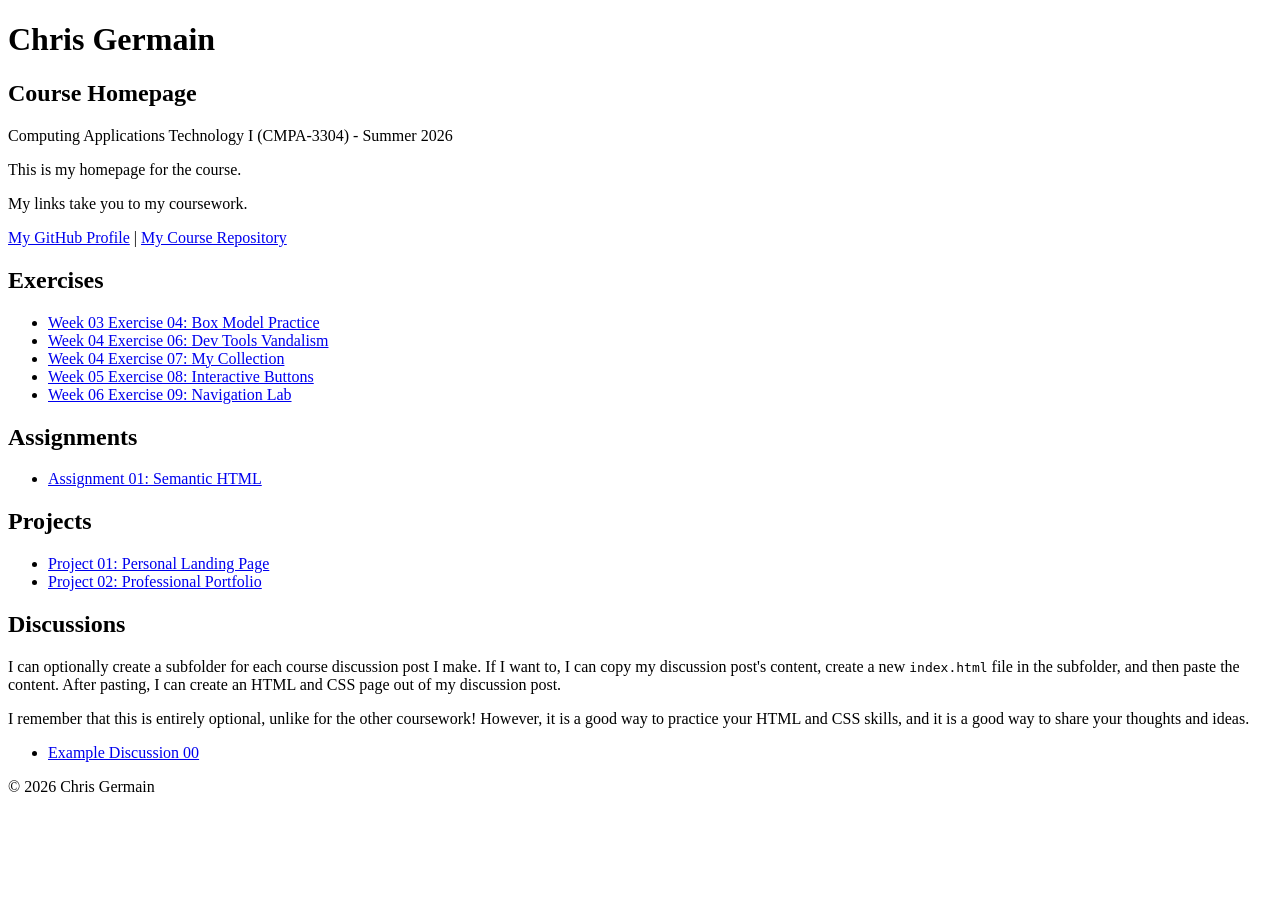
<file: index.html>
<!DOCTYPE html>

<!--

INSTRUCTIONS: HOW TO CHANGE THIS PAGE:

1. Change "Student Name" in the title above to your real name.

2. Change "Your Name" in the big heading below to your real name.

3. Change "your-username" to your real GitHub username in both links.

4. Change "your-repo-name" to the name of this repository.

5. Change "Course Name" to the name of your class.

6. Change "Semester Year" to match when you are taking this class.

7. Add links to your work:
    - Find the words that say "Exercise 01", "Assignment 01", etc.
    - Between the quote marks in href="", put the relative link to your work in the subfolder. You can simply link to the subfolder name. Take a look at the example folders and links to see how to do this.
    - For work not yet started/completed, you can leave the href="" blank until you are ready.
    - Change the words "Exercise 01" to match the name of the exercise. Do the same for assignments and projects. If you add your discussion posts, do the same for them.
    - Do this for each piece of work you finish.

8. You can add more links by copying a whole line like this:
    <li><a href="">New Work Name</a></li>
    Then paste it below the last one in that section.

9. Save your changes and push to GitHub when you are done. Remember you can use GitHub Desktop to help you with this.

Remember: During the course, if you want, you can style your homepage to introduce your own style and aesthetics. To start, keep this page simple and plain. This is just a template to get you started. Embrace the handcrafted approach to web design and development: change things to make them your own.

Remember: You must have a GitHub account, a new GitHub repository for this course, and this file (index.html) in that repository. 

Remember: You must create subfolders for each piece of coursework as the semester progresses.

-->

<html lang="en">
    <head>
        <meta charset="UTF-8" />
        <meta name="viewport" content="width=device-width, initial-scale=1.0" />
        <title>Chris Germain - Course Homepage</title>
    </head>

    <body>
        <header>
            <h1>Chris Germain</h1>
            <h2>Course Homepage</h2>
            <p>Computing Applications Technology I (CMPA-3304) - Summer 2026</p>
            <p>This is my homepage for the course.</p>
            <p>My links take you to my coursework.</p>
            <nav>
                <a href="https://github.com/chgermai">My GitHub Profile</a>
                |
                <a href="https://github.com/chgermai/cmpa-3304">
                    My Course Repository
                </a>
            </nav>
        </header>

        <main>
            <section>
                <h2>Exercises</h2>
                <ul>
                    <li>
                        <a href="week-03-exercise-04/">Week 03 Exercise 04: Box Model Practice</a>
                    </li>
                    <li>
                        <a href="week-04-exercise-06/">Week 04 Exercise 06: Dev Tools Vandalism</a>
                    </li>
                    <li>
                        <a href="week-04-exercise-07/">Week 04 Exercise 07: My Collection</a>
                    </li>
                    <li>
                        <a href="week-05-exercise-01/">Week 05 Exercise 08: Interactive Buttons</a>
                    </li>
                    <li>
                        <a href="week-06-exercise-01/">Week 06 Exercise 09: Navigation Lab</a>
                    </li>
                </ul>
            </section>

            <section>
                <h2>Assignments</h2>
                <ul>
                    <li>
                        <a href="assignment-01/">Assignment 01: Semantic HTML</a>
                    </li>
                </ul>
            </section>

            <section>
                <h2>Projects</h2>
                <ul>
                    <li>
                        <a href="project-01/">Project 01: Personal Landing Page</a>
                    </li>
                    <li>
                        <a href="project-02/">Project 02: Professional Portfolio</a>
                    </li>
                </ul>
            </section>

            <section>
                <h2>Discussions</h2>
                <p>
                    I can optionally create a subfolder for each course
                    discussion post I make. If I want to, I can copy my
                    discussion post's content, create a new
                    <code>index.html</code>
                    file in the subfolder, and then paste the content. After
                    pasting, I can create an HTML and CSS page out of my
                    discussion post.
                </p>
                <p>
                    I remember that this is entirely optional, unlike for the
                    other coursework! However, it is a good way to practice your
                    HTML and CSS skills, and it is a good way to share your
                    thoughts and ideas.
                </p>
                <ul>
                    <li>
                        <a href="example/example-discussion-00/">
                            Example Discussion 00
                        </a>
                    </li>
                </ul>
            </section>
        </main>

        <footer>
            <p>&copy; 2026 Chris Germain</p>
        </footer>
    </body>
</html>
</file>
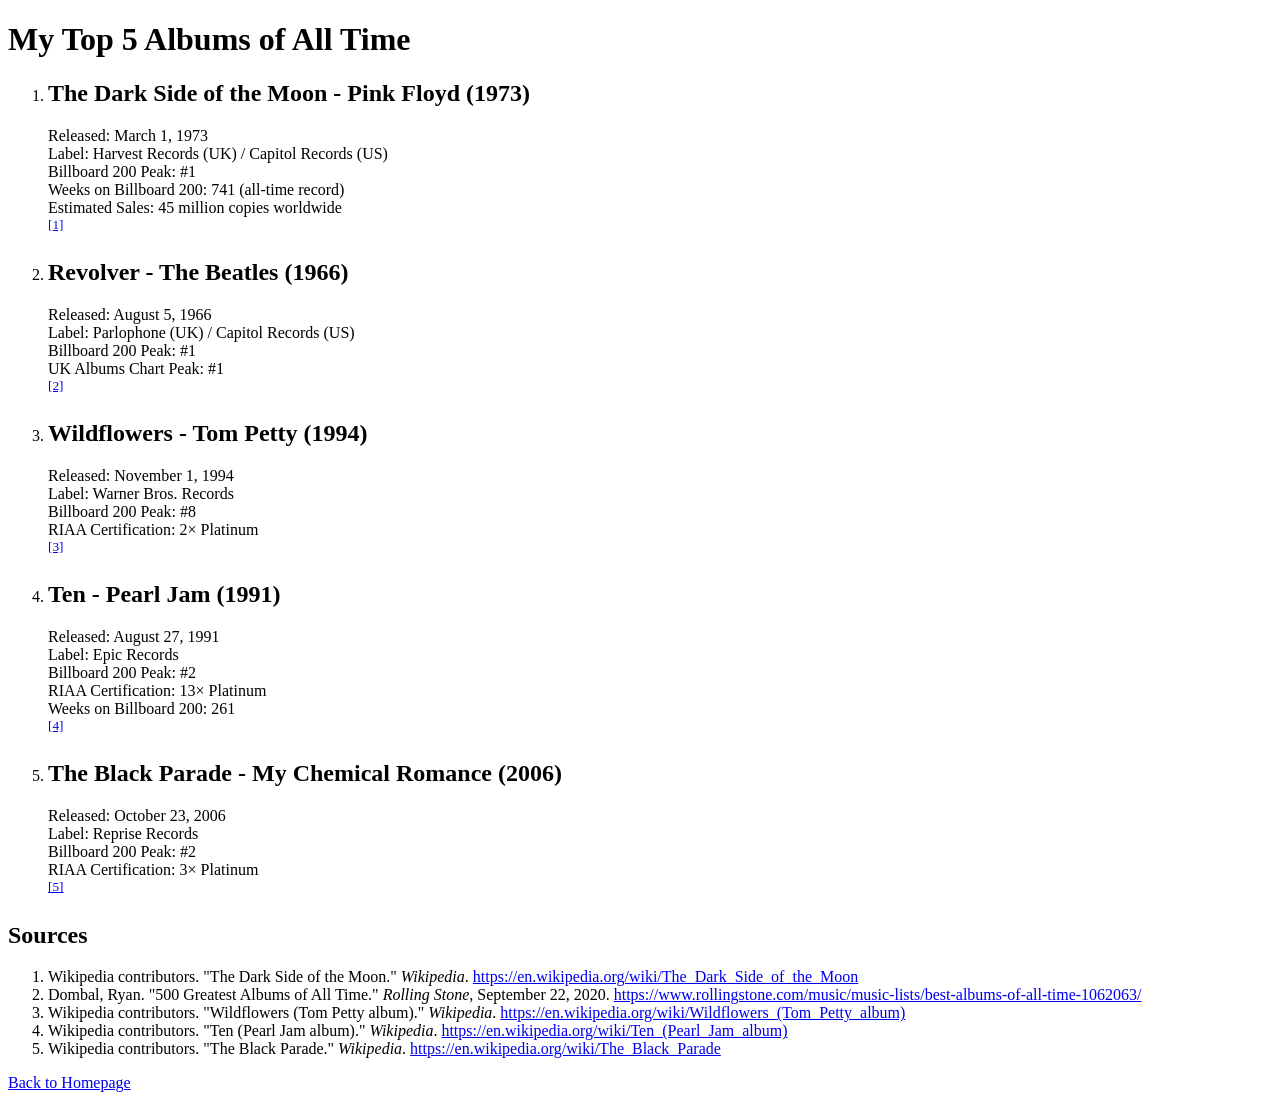
<file: assignment-01/index.html>
<!DOCTYPE html>
<html lang="en">
    <head>
        <meta charset="UTF-8" />
        <meta name="viewport" content="width=device-width, initial-scale=1.0" />
        <title>Assignment 01: Semantic HTML</title>
    </head>
    <body>
        <header>
            <h1>My Top 5 Albums of All Time</h1>
        </header>
        <main>
            <ol>
                <li>
                    <h2>The Dark Side of the Moon - Pink Floyd (1973)</h2>
                    <p>
                        Released: March 1, 1973<br>
                        Label: Harvest Records (UK) / Capitol Records (US)<br>
                        Billboard 200 Peak: #1<br>
                        Weeks on Billboard 200: 741 (all-time record)<br>
                        Estimated Sales: 45 million copies worldwide<br>
                        <sup><a href="#souce-1">[1]</a></sup>
                    </p>
                </li>
                <li>
                    <h2>Revolver - The Beatles (1966)</h2>
                    <p>
                        Released: August 5, 1966<br>
                        Label: Parlophone (UK) / Capitol Records (US)<br>
                        Billboard 200 Peak: #1<br>
                        UK Albums Chart Peak: #1<br>
                        <sup><a href="#souce-2">[2]</a></sup>
                    </p>
                </li>
                <li>
                    <h2>Wildflowers - Tom Petty (1994)</h2>
                    <p>
                        Released: November 1, 1994<br>
                        Label: Warner Bros. Records<br>
                        Billboard 200 Peak: #8<br>
                        RIAA Certification: 2&times; Platinum<br>
                        <sup><a href="#souce-3">[3]</a></sup>
                    </p>
                </li>
                <li>
                    <h2>Ten - Pearl Jam (1991)</h2>
                    <p>
                        Released: August 27, 1991<br>
                        Label: Epic Records<br>
                        Billboard 200 Peak: #2<br>
                        RIAA Certification: 13&times; Platinum<br>
                        Weeks on Billboard 200: 261<br>
                        <sup><a href="#souce-4">[4]</a></sup>
                    </p>
                </li>
                <li>
                    <h2>The Black Parade - My Chemical Romance (2006)</h2>
                    <p>
                        Released: October 23, 2006<br>
                        Label: Reprise Records<br>
                        Billboard 200 Peak: #2<br>
                        RIAA Certification: 3&times; Platinum<br>
                        <sup><a href="#souce-5">[5]</a></sup>
                    </p>
                </li>
            </ol>

            <section>
                <h2>Sources</h2>
                <ol>
                    <li id="souce-1">
                        Wikipedia contributors. "The Dark Side of the Moon."
                        <cite>Wikipedia</cite>.
                        <a href="https://en.wikipedia.org/wiki/The_Dark_Side_of_the_Moon" target="_blank">
                            https://en.wikipedia.org/wiki/The_Dark_Side_of_the_Moon
                        </a>
                    </li>
                    <li id="souce-2">
                        Dombal, Ryan. "500 Greatest Albums of All Time."
                        <cite>Rolling Stone</cite>, September 22, 2020.
                        <a href="https://www.rollingstone.com/music/music-lists/best-albums-of-all-time-1062063/" target="_blank">
                            https://www.rollingstone.com/music/music-lists/best-albums-of-all-time-1062063/
                        </a>
                    </li>
                    <li id="souce-3">
                        Wikipedia contributors. "Wildflowers (Tom Petty album)."
                        <cite>Wikipedia</cite>.
                        <a href="https://en.wikipedia.org/wiki/Wildflowers_(Tom_Petty_album)" target="_blank">
                            https://en.wikipedia.org/wiki/Wildflowers_(Tom_Petty_album)
                        </a>
                    </li>
                    <li id="souce-4">
                        Wikipedia contributors. "Ten (Pearl Jam album)."
                        <cite>Wikipedia</cite>.
                        <a href="https://en.wikipedia.org/wiki/Ten_(Pearl_Jam_album)" target="_blank">
                            https://en.wikipedia.org/wiki/Ten_(Pearl_Jam_album)
                        </a>
                    </li>
                    <li id="souce-5">
                        Wikipedia contributors. "The Black Parade."
                        <cite>Wikipedia</cite>.
                        <a href="https://en.wikipedia.org/wiki/The_Black_Parade" target="_blank">
                            https://en.wikipedia.org/wiki/The_Black_Parade
                        </a>
                    </li>
                </ol>
            </section>
        </main>

        <a href="../index.html">Back to Homepage</a>
    </body>

</html>
</file>
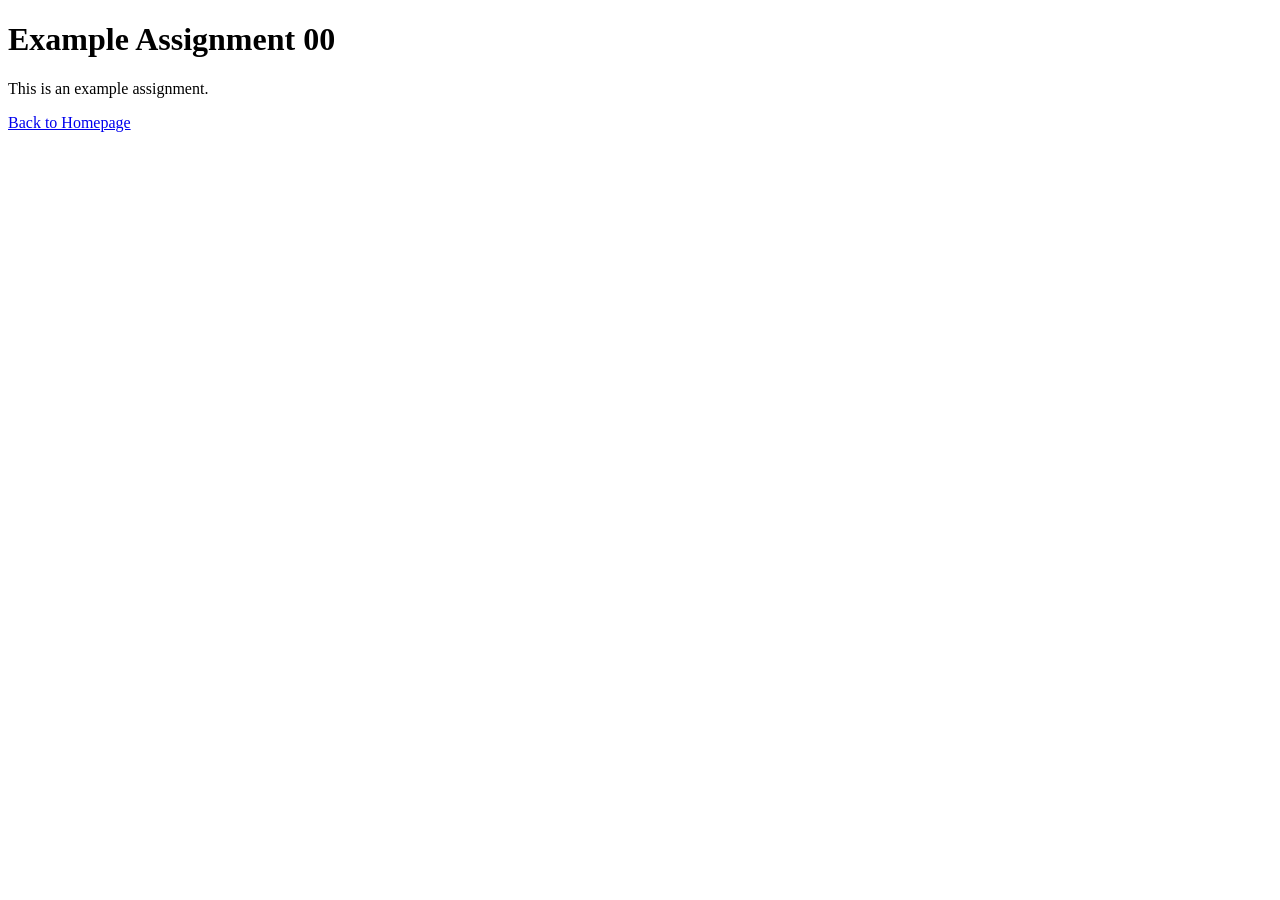
<file: example-assignment-00/index.html>
<!DOCTYPE html>
<html lang="en">
    <head>
        <meta charset="UTF-8" />
        <meta name="viewport" content="width=device-width, initial-scale=1.0" />
        <title>Example Assignment 00</title>
    </head>
    <body>
        <h1>Example Assignment 00</h1>
        <p>This is an example assignment.</p>
        <a href="../index.html">Back to Homepage</a>
    </body>
</html>
</file>
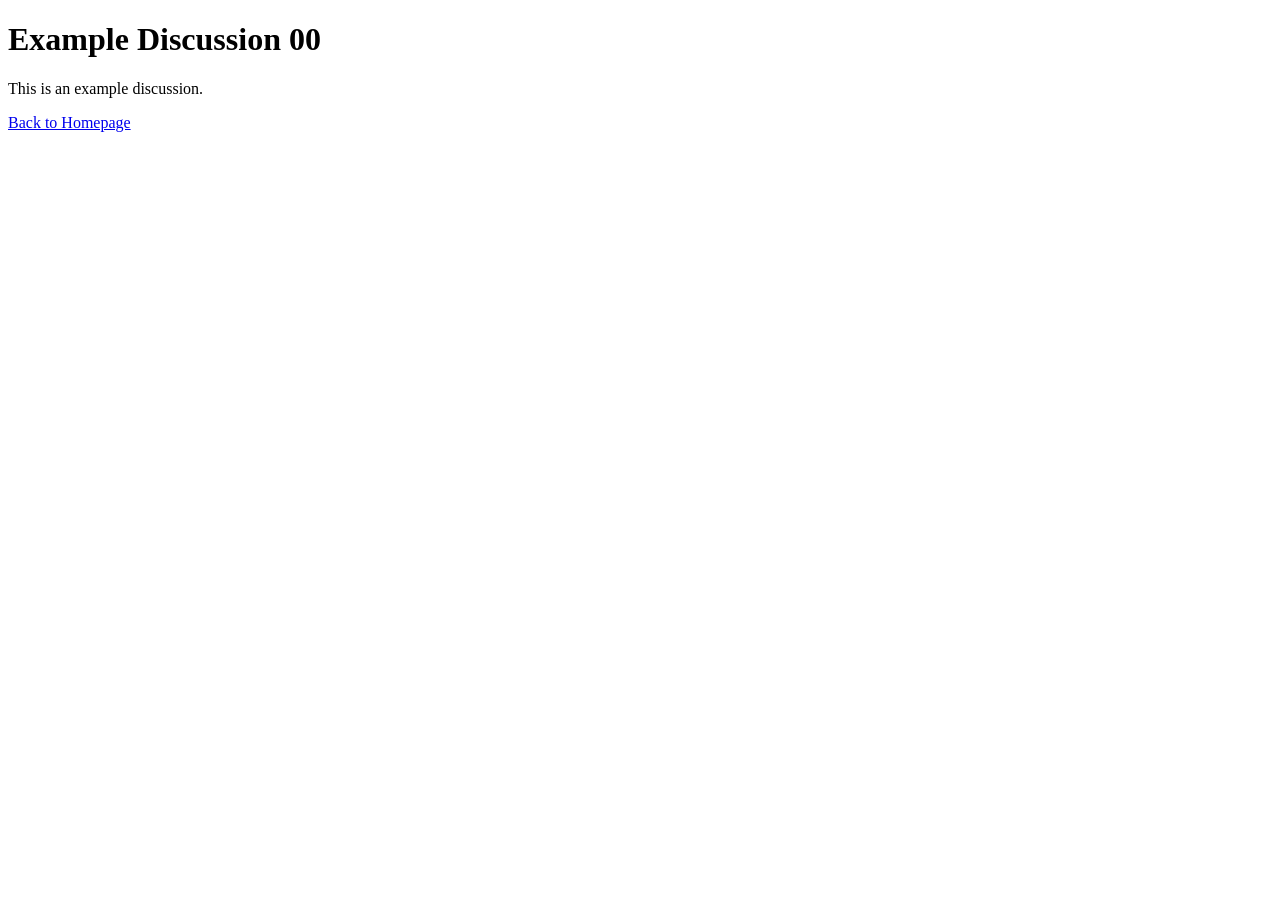
<file: example-discussion-00/index.html>
<!DOCTYPE html>
<html lang="en">
    <head>
        <meta charset="UTF-8" />
        <meta name="viewport" content="width=device-width, initial-scale=1.0" />
        <title>Example Discussion 00</title>
    </head>
    <body>
        <h1>Example Discussion 00</h1>
        <p>This is an example discussion.</p>
        <a href="../index.html">Back to Homepage</a>
    </body>
</html>
</file>
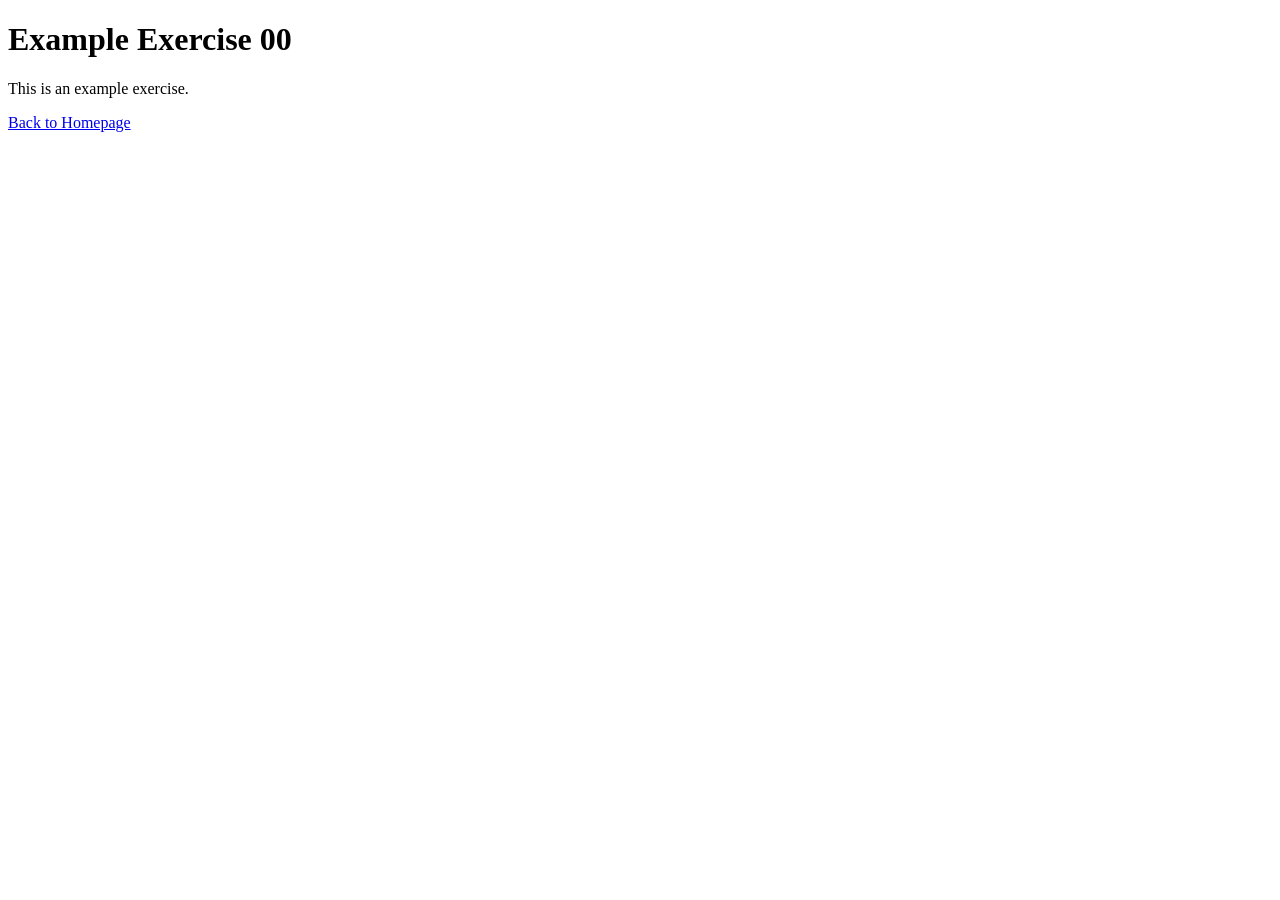
<file: example-exercise-00/index.html>
<!DOCTYPE html>
<html lang="en">
    <head>
        <meta charset="UTF-8" />
        <meta name="viewport" content="width=device-width, initial-scale=1.0" />
        <title>Example Exercise 00</title>
    </head>
    <body>
        <h1>Example Exercise 00</h1>
        <p>This is an example exercise.</p>
        <a href="../index.html">Back to Homepage</a>
    </body>
</html>
</file>
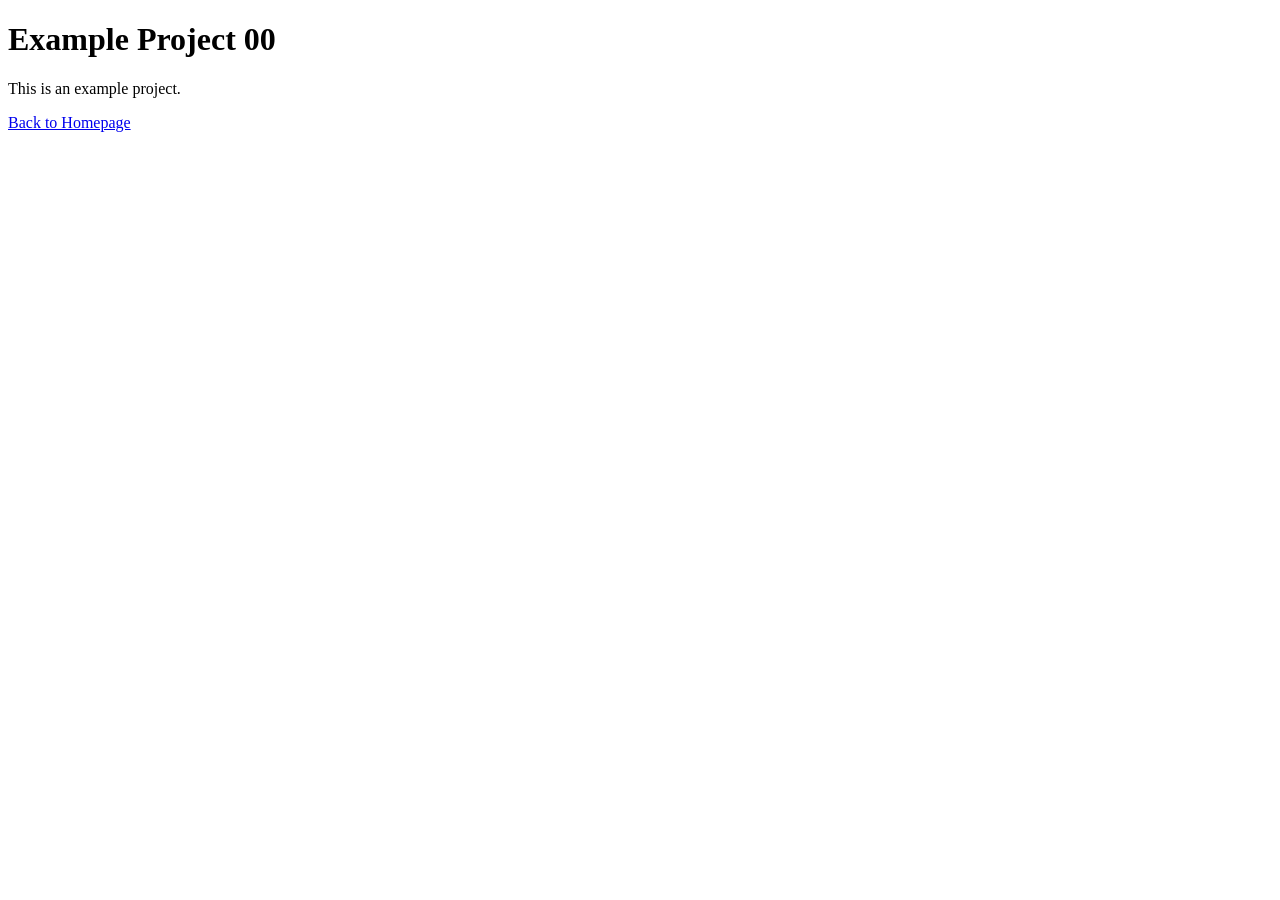
<file: example-project-00/index.html>
<!DOCTYPE html>
<html lang="en">
    <head>
        <meta charset="UTF-8" />
        <meta name="viewport" content="width=device-width, initial-scale=1.0" />
        <title>Example Project 00</title>
    </head>
    <body>
        <h1>Example Project 00</h1>
        <p>This is an example project.</p>
        <a href="../index.html">Back to Homepage</a>
    </body>
</html>
</file>
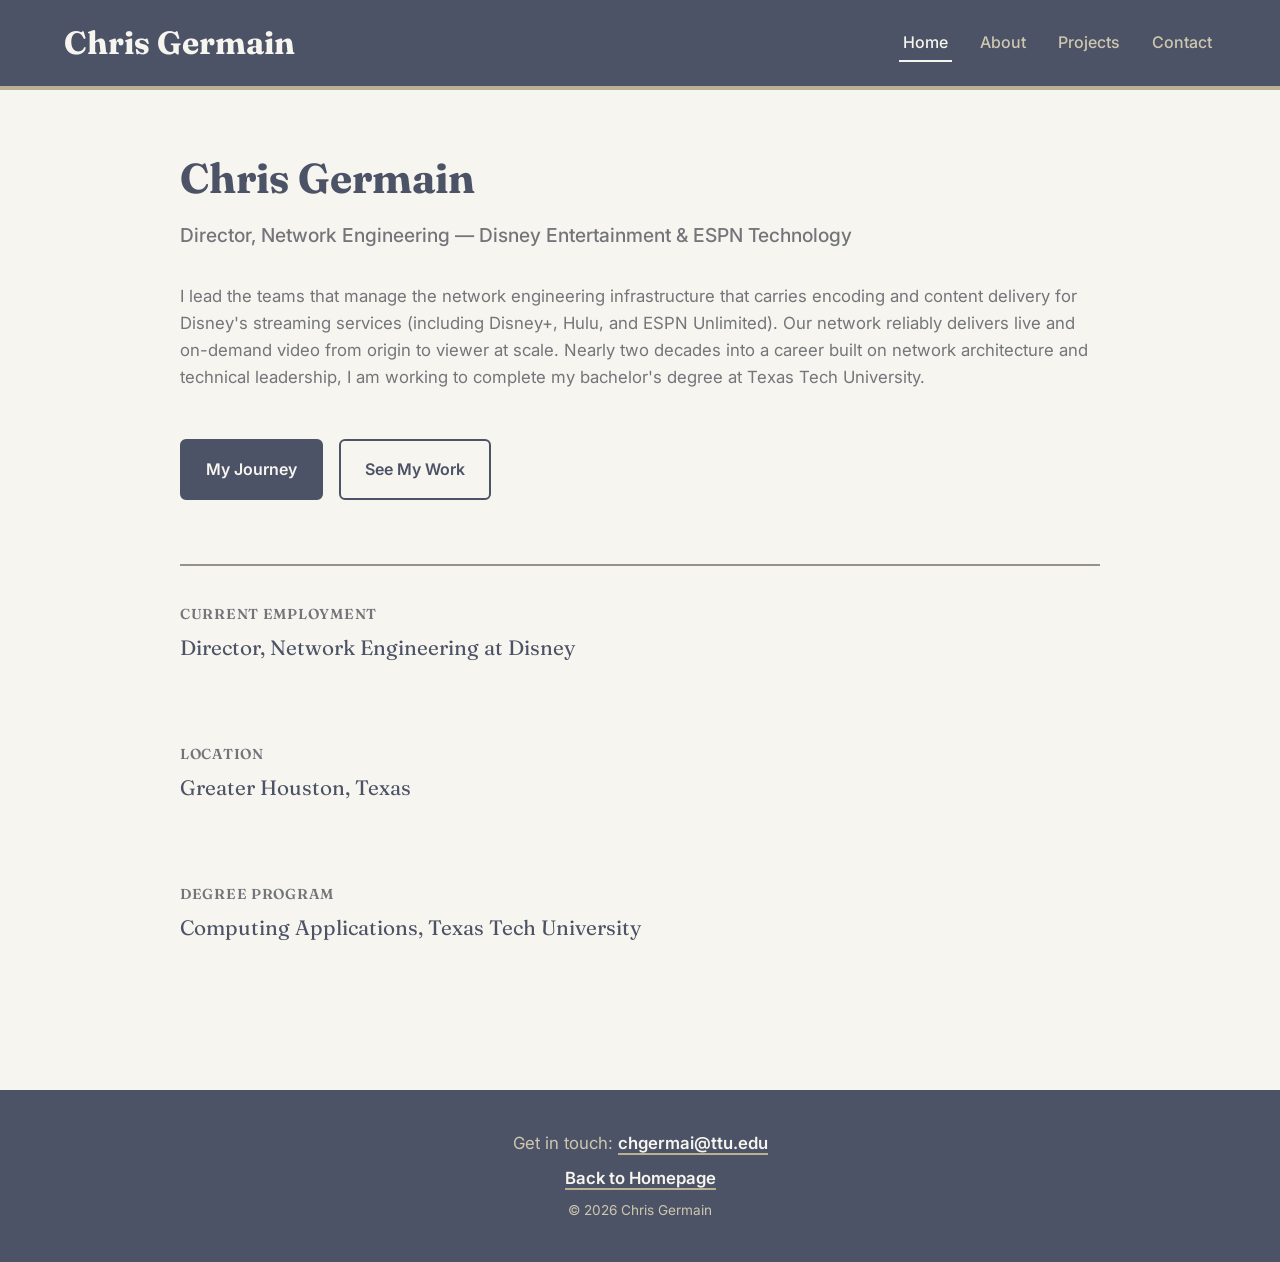
<file: project-02/index.html>
<!DOCTYPE html>
<html lang="en">
    <head>
        <meta charset="UTF-8" />
        <meta name="viewport" content="width=device-width, initial-scale=1.0" />
        <title>Chris Germain | Personal Landing Page</title>
        <link href="https://fonts.googleapis.com/css2?family=Fraunces&family=Inter&display=swap" rel="stylesheet" />
        <link rel="stylesheet" href="css/style.css" />
    </head>
    <body>
        <header class="style-header">
            <h1 class="style-title">Chris Germain</h1>
            <nav class="style-nav">
                <ul>
                    <li><a href="./index.html" aria-current="page">Home</a></li>
                    <li><a href="./about.html">About</a></li>
                    <li><a href="./projects/index.html">Projects</a></li>
                    <li><a href="./contact.html">Contact</a></li>
                </ul>
            </nav>
        </header>

        <main>
            <section class="hero">
                <h1>Chris Germain</h1>
                <p class="subtitle">Director, Network Engineering &mdash; Disney Entertainment &amp; ESPN Technology</p>
                <p>
                    I lead the teams that manage the network engineering infrastructure that carries
                    encoding and content delivery for Disney's streaming services (including Disney+, 
                    Hulu, and ESPN Unlimited).  Our network reliably delivers live and on-demand 
                    video from origin to viewer at scale.  Nearly two decades into a career built on 
                    network architecture and technical leadership, I am working to complete my 
                    bachelor's degree at Texas Tech University.
                </p>
                <div class="hero-actions">
                    <a href="about.html" class="btn btn-primary">My Journey</a>
                    <a href="./projects/index.html" class="btn btn-secondary">See My Work</a>
                </div>
            </section>

            <section class="quick-facts">
                <div>
                    <h3>Current Employment</h3>
                    <p>Director, Network Engineering at Disney</p>
                </div>
                <div>
                    <h3>Location</h3>
                    <p>Greater Houston, Texas</p>
                </div>
                <div>
                    <h3>Degree Program</h3>
                    <p>Computing Applications, Texas Tech University</p>
                </div>
            </section>
        </main>

        <footer class="site-footer" id="contact">
            <p>
                Get in touch:
                <a href="mailto:chgermai@ttu.edu">chgermai@ttu.edu</a>
            </p>
            <p>
                <a href="../index.html">Back to Homepage</a>
            </p>
            <p class="footer-note">&copy; 2026 Chris Germain</p>
        </footer>
        
    </body>
</html>
</file>
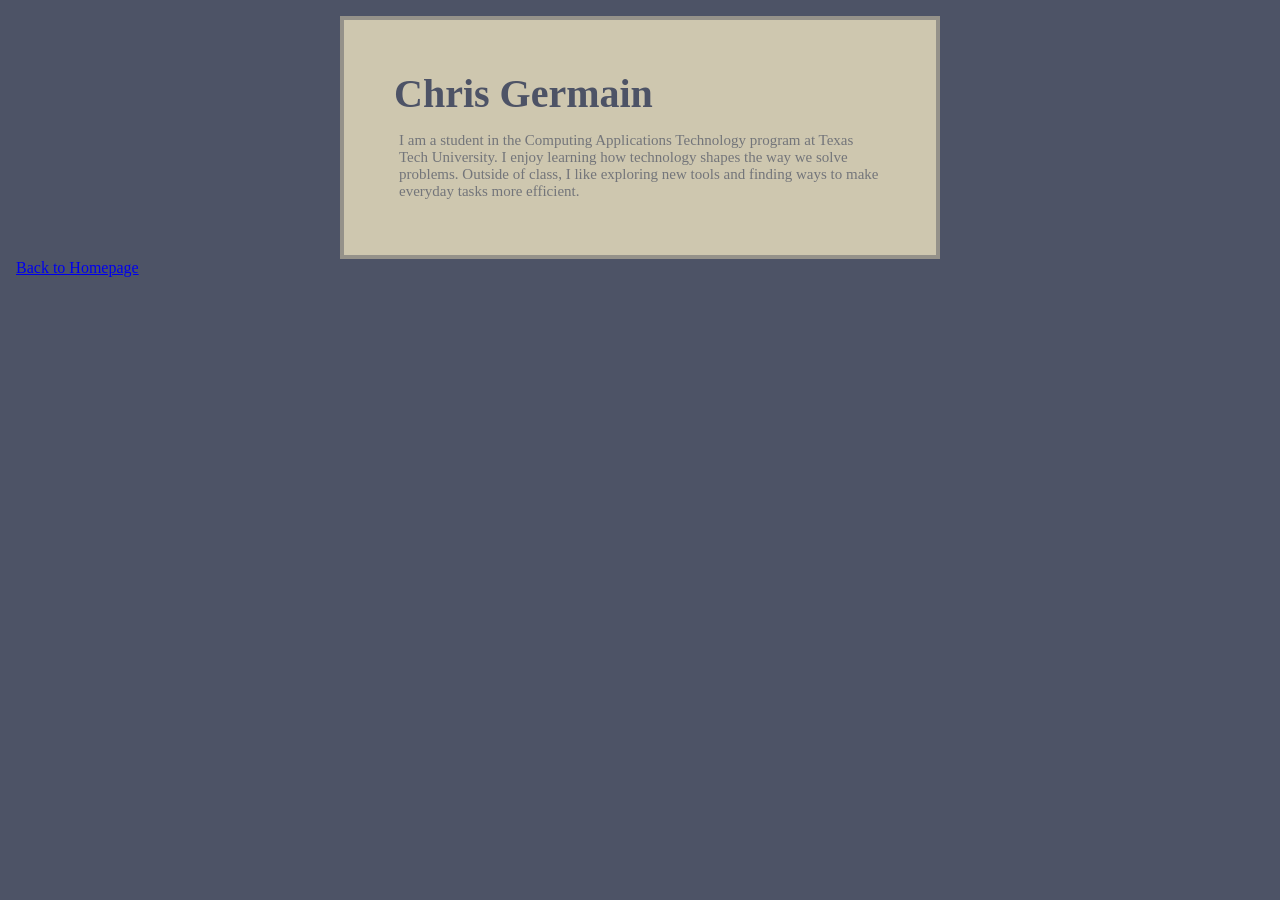
<file: week-03-exercise-04/index.html>
<!DOCTYPE html>
<html lang="en">
    <head>
        <meta charset="UTF-8" />
        <meta name="viewport" content="width=device-width, initial-scale=1.0" />
        <title>Chris Germain</title>
        <link rel="stylesheet" href="style.css">
    </head>
    <body>
        <div class="card">
            <h1>Chris Germain</h1>
            <p>
                I am a student in the Computing Applications Technology 
                program at Texas Tech University. I enjoy learning how technology 
                shapes the way we solve problems. Outside of class, I like 
                exploring new tools and finding ways to make everyday tasks more 
                efficient.
            </p>
        </div>
        <a href="../index.html">Back to Homepage</a>
    </body>
</html>
</file>
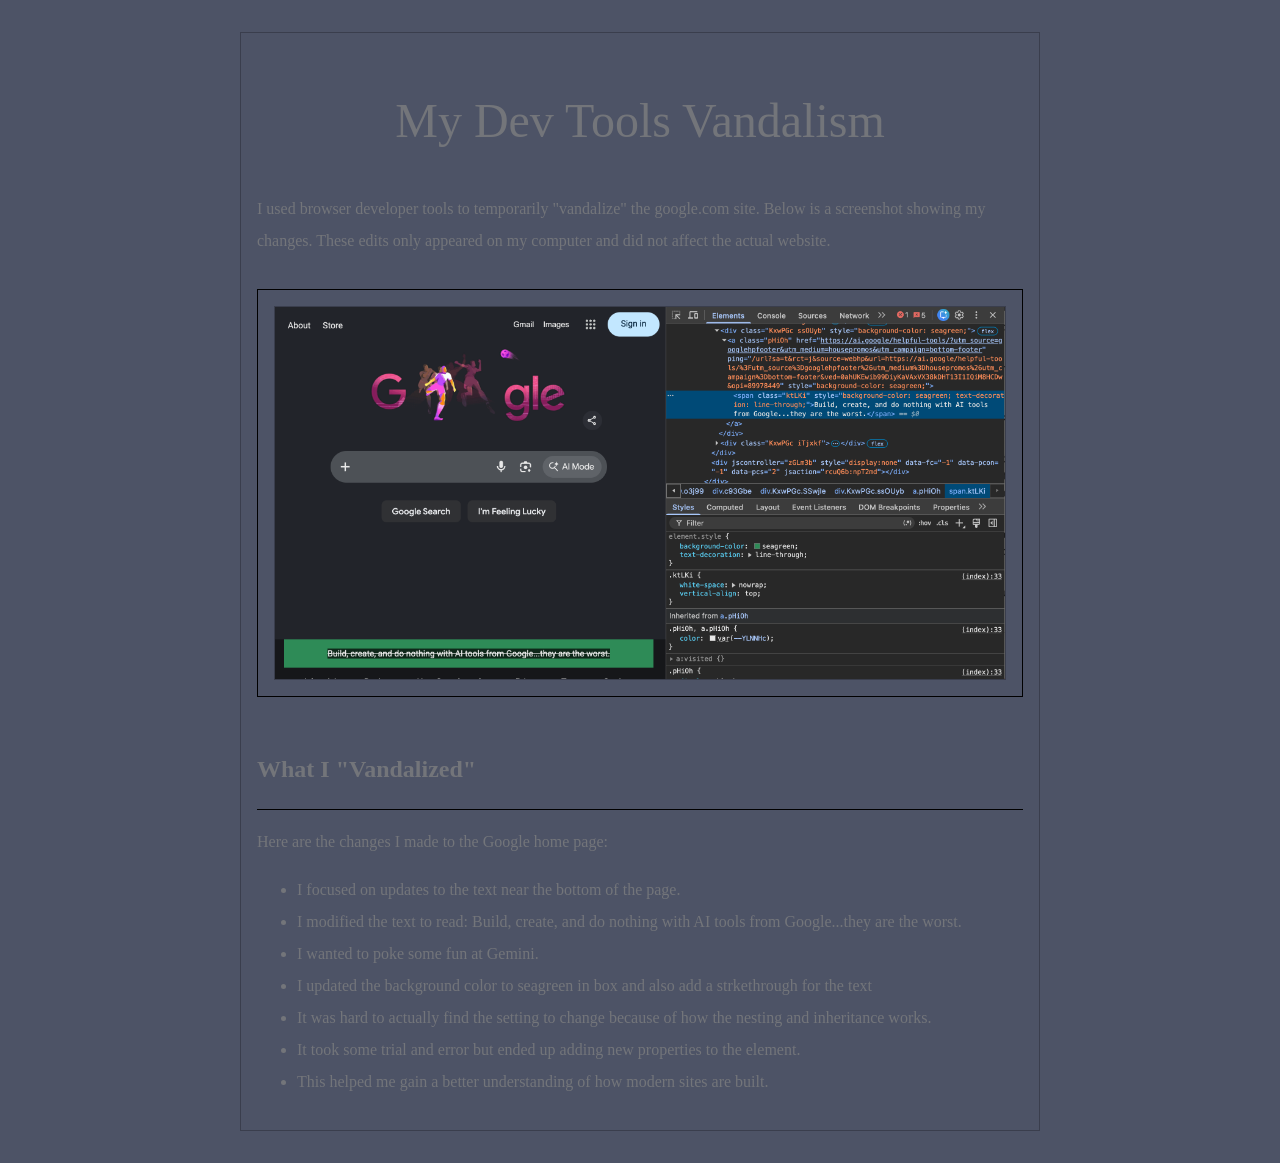
<file: week-04-exercise-06/index.html>
<!DOCTYPE html>
<html lang="en">

<head>
    <meta charset="UTF-8" />
    <meta name="viewport" content="width=device-width, initial-scale=1.0" />
    <title>Week 04 Exercise 06 - My Dev Tools Vandalism</title>
    <link rel="stylesheet" href="./style.css" />
</head>

<body>
    <main>
        <h1>My Dev Tools Vandalism</h1>
        <p>
            I used browser developer tools to temporarily "vandalize" the
            google.com site. Below is a screenshot showing my changes. These edits
            only appeared on my computer and did not affect the actual
            website.
        </p>
        <div class="screenshot-container">
            <!-- 
                IMPORTANT: Update the src attribute below to match your screenshot filename.
                Example: If your screenshot is named "apple-dot-com-but-with-papyrus-font.png", change the line to:
                src="./apple-dot-com-but-with-papyrus-font.png"
            -->
            <img src="./devtools-google-vandalism-screenshot.png" alt="Screenshot of the webpage I vandalized" />
        </div>
        <h2>What I "Vandalized"</h2>
        <p>
            Here are the changes I made to the Google home page:
        <ul>
            <li>I focused on updates to the text near the bottom of the page.</li>
            <li>I modified the text to read: Build, create, and do nothing with AI tools from Google...they are the worst.</li>
            <li>I wanted to poke some fun at Gemini.</li>
            <li>I updated the background color to seagreen in box and also add a strkethrough for the text</li>
            <li>It was hard to actually find the setting to change because of how the nesting and inheritance works.</li>
            <li>It took some trial and error but ended up adding new properties to the element. </li>
            <li>This helped me gain a better understanding of how modern sites are built.</li>
        </ul>
        </p>
    </main>
</body>

</html>
</file>
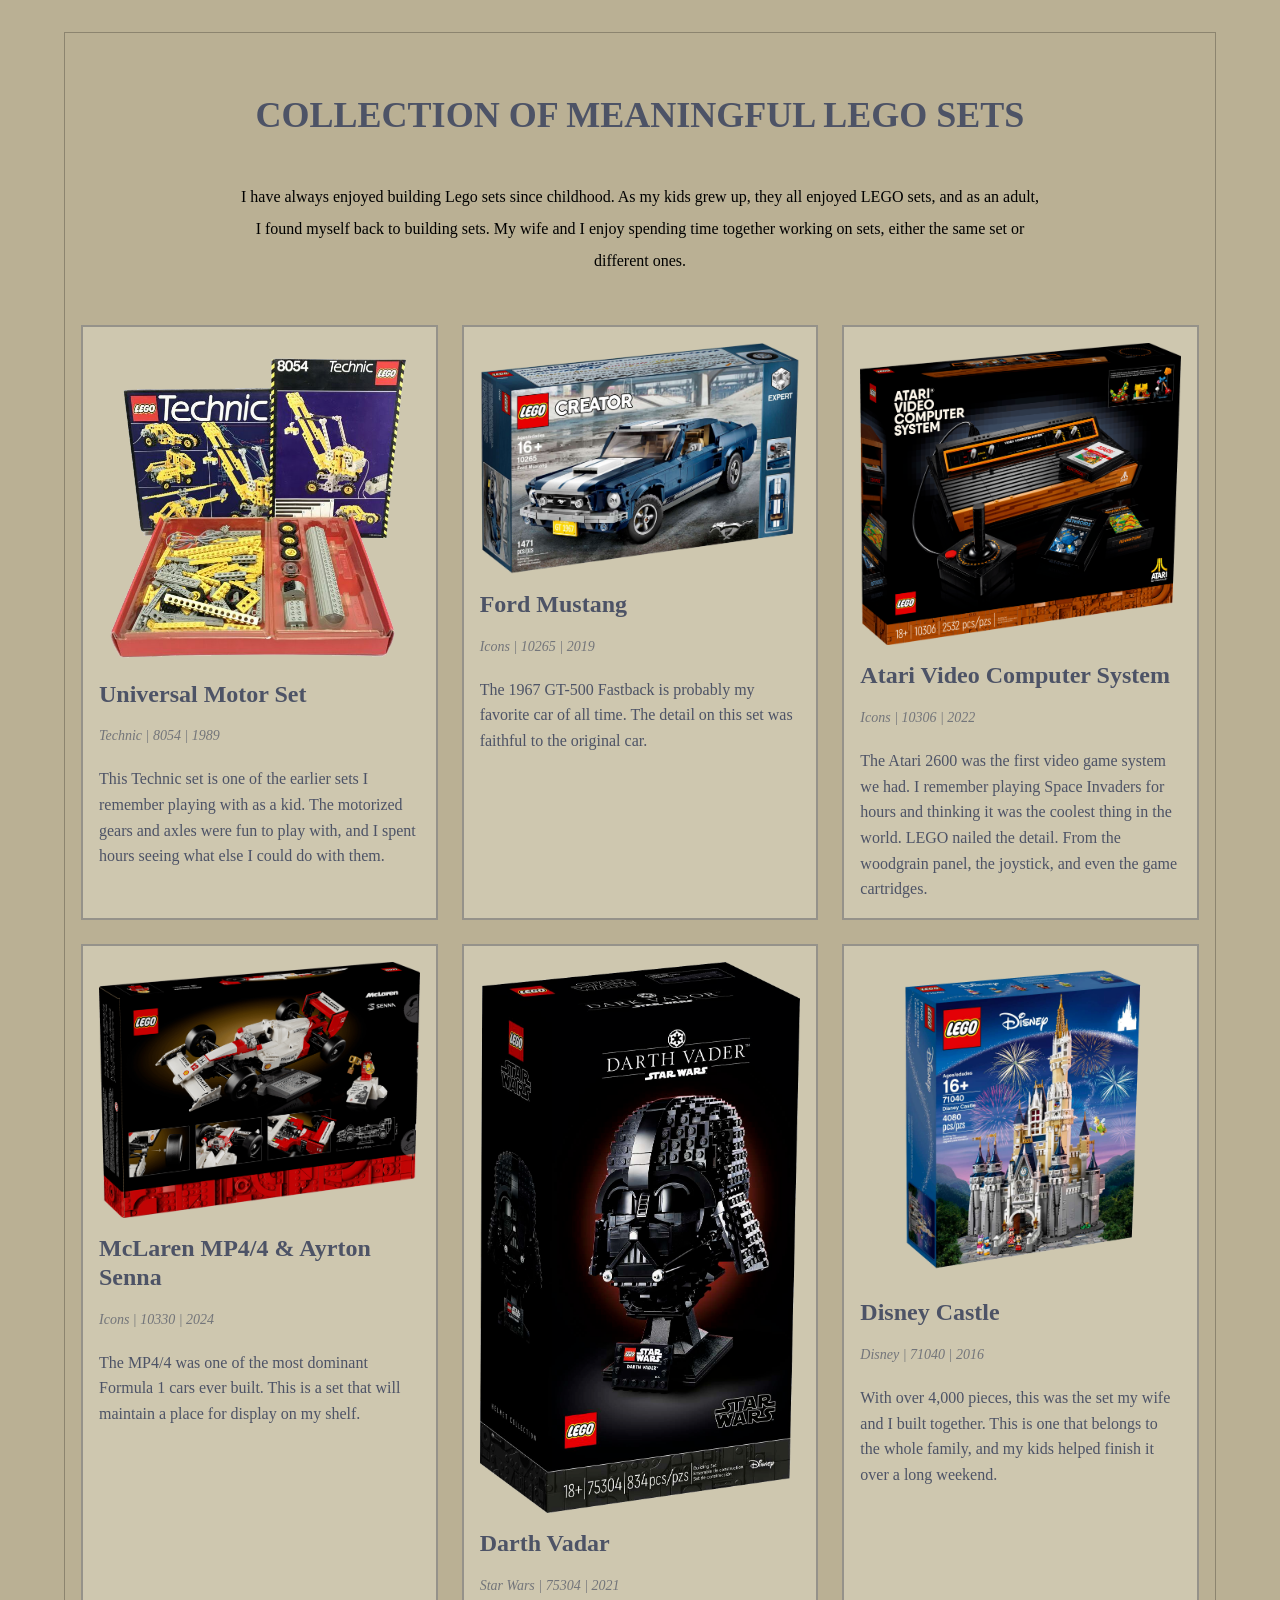
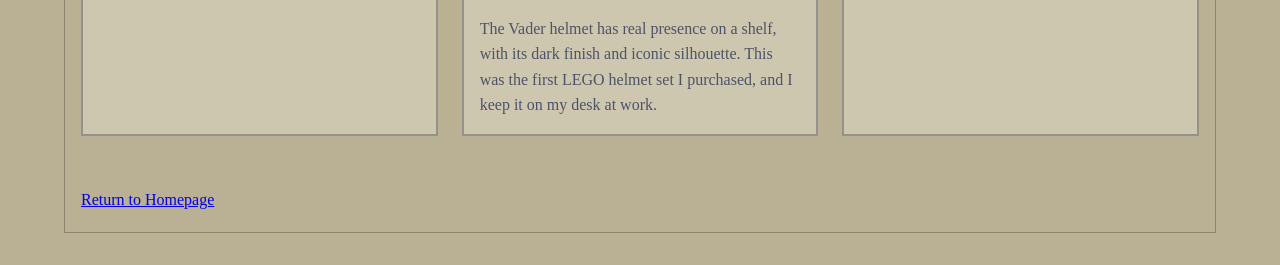
<file: week-04-exercise-07/index.html>
<!DOCTYPE html>
<html lang="en">

<head>
    <meta charset="UTF-8" />
    <meta name="viewport" content="width=device-width, initial-scale=1.0" />
    <title>Week 04 Exercise 07 - My Collection</title>
    <link rel="stylesheet" href="./style.css" />
</head>

<body>
    <main>
        <h1>Collection of Meaningful Lego Sets</h1>
        <!-- 
            SAMPLE OVERVIEW TEXT
            Replace this entire paragraph with your own description.
            How do you think about your collection? Write that out here.
            P.S. Please use your own words. Be yourself.
        -->
        <p>
            I have always enjoyed building Lego sets since childhood. As my 
            kids grew up, they all enjoyed LEGO sets, and as an adult, I found 
            myself back to building sets.  My wife and I enjoy spending time 
            together working on sets, either the same set or different ones. 
        </p>

        <div class="collection-grid">

            <!-- 
                SAMPLE CARD 1
                Replace this entire card with your own item.
                Keep the same structure: image, title, details, description.
            -->
            <div class="collection-card">
                <img src="./lego-8054.png" alt="Lego #8054 - Universal Motor Set" />
                <h2>Universal Motor Set</h2>
                <p class="details">Technic | 8054 | 1989</p>
                <p class="description">
                    This Technic set is one of the earlier sets I remember playing 
                    with as a kid. The motorized gears and axles were fun to play 
                    with, and I spent hours seeing what else I could do with them.  
                </p>
            </div>

            <!-- 
                SAMPLE CARD 2
                Replace this entire card with your own item.
                Notice the structure is identical to Sample Card 1.
            -->
            <div class="collection-card">
                <img src="./lego-10265.png" alt="Lego #10265 - Ford Mustang" />
                <h2>Ford Mustang</h2>
                <p class="details">Icons | 10265 | 2019</p>
                <p class="description">
                    The 1967 GT-500 Fastback is probably my favorite car of all 
                    time. The detail on this set was faithful to the original 
                    car. 
                </p>
            </div>

            <!-- 
                PLACEHOLDER CARD 3
                Complete this card by adding your image, title, details, and description.
            -->
            <div class="collection-card">
                <img src="lego-10306.png" alt="Lego #10306 - Atarti Video Computer System" />
                <h2>Atari Video Computer System</h2>
                <p class="details">Icons | 10306 | 2022</p>
                <p class="description">
                    The Atari 2600 was the first video game system we had. I remember 
                    playing Space Invaders for hours and thinking it was the coolest 
                    thing in the world.  LEGO nailed the  detail.  From the woodgrain 
                    panel, the joystick, and even the game cartridges.
                </p>
            </div>

            <!-- 
                PLACEHOLDER CARD 4
                Complete this card by adding your image, title, details, and description.
            -->
            <div class="collection-card">
                <img src="lego-10330.png" alt="Lego #10330 -  McLaren MP4/4 & Ayrton Senna">
                <h2>McLaren MP4/4 & Ayrton Senna</h2>
                <p class="details">Icons | 10330 | 2024</p>
                <p class="description">
                    The MP4/4 was one of the most dominant Formula 1 cars ever built.  
                    This is a set that will maintain a place for display on my shelf.
                </p>
            </div>

            <!-- 
                PLACEHOLDER CARD 5
                Complete this card by adding your image, title, details, and description.
            -->
            <div class="collection-card">
                <img src="lego-75304.png" alt="Lego #75304 - Darth Vadar" />
                <h2>Darth Vadar</h2>
                <p class="details">Star Wars | 75304 | 2021</p>
                <p class="description">
                    The Vader helmet has real presence on a shelf, with its dark finish and 
                    iconic silhouette.  This was the first LEGO helmet set I purchased, and 
                    I keep it on my desk at work.  
                </p>
            </div>

            <!-- 
                PLACEHOLDER CARD 6
                Complete this card by adding your image, title, details, and description.
            -->
            <div class="collection-card">
                <img src="lego-71040.png" alt="Lego #71040 - Disney Castle" />
                <h2>Disney Castle</h2>
                <p class="details">Disney | 71040 | 2016</p>
                <p class="description">
                    With over 4,000 pieces, this was the set my wife and I built together. 
                    This is one that belongs to the whole family, and my kids helped 
                    finish it over a long weekend.
                </p>
            </div>
        </div>
        <a href="../index.html">Return to Homepage</a>
    </main>
</body>
<!-- 
    https://www.lego.com/en-us/product/mclaren-mp44-ayrton-senna-10330
    https://www.lego.com/en-us/product/ford-mustang-10265
    http://lego.com/en-us/product/atari-2600-10306
    http://lego.com/en-us/product/darth-vader-helmet-75304
    https://www.lego.com/en-us/product/the-disney-castle-71040
    https://www.ebay.com/p/27053418824
-->
</html>
</file>
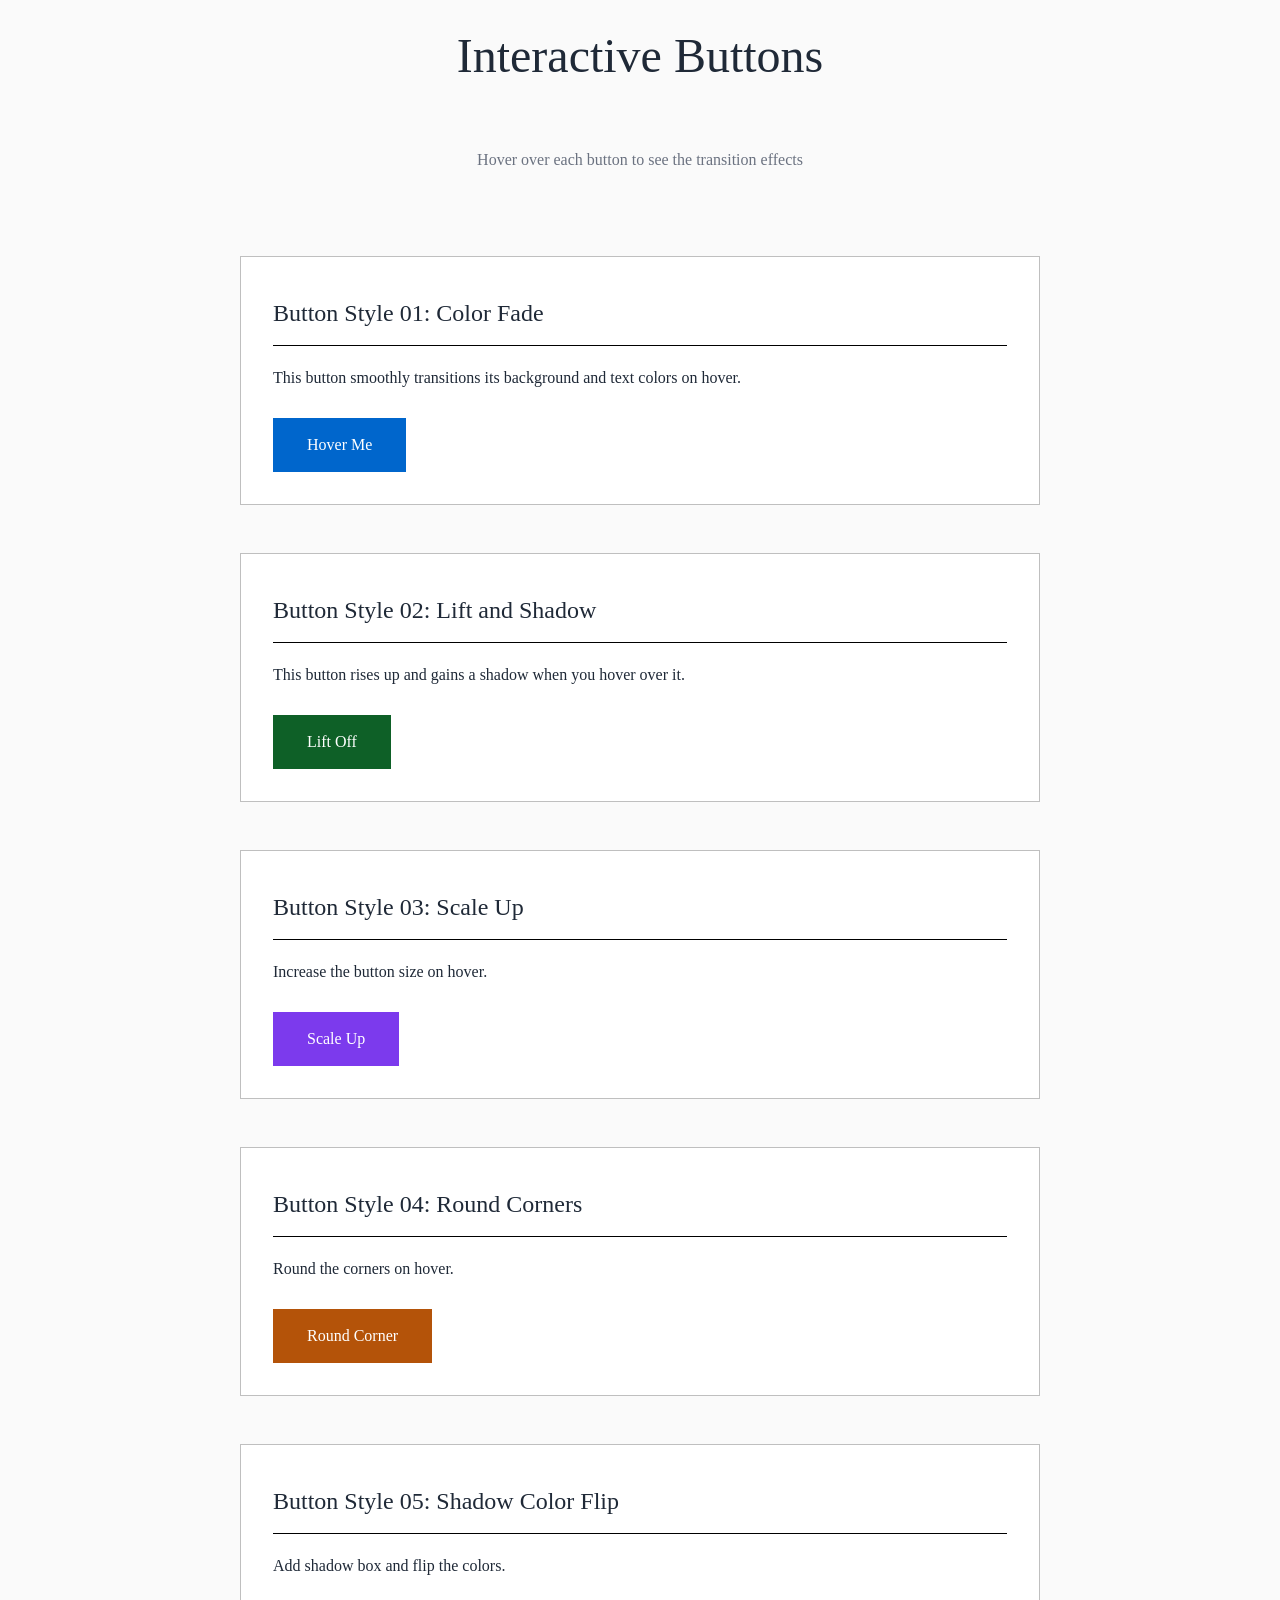
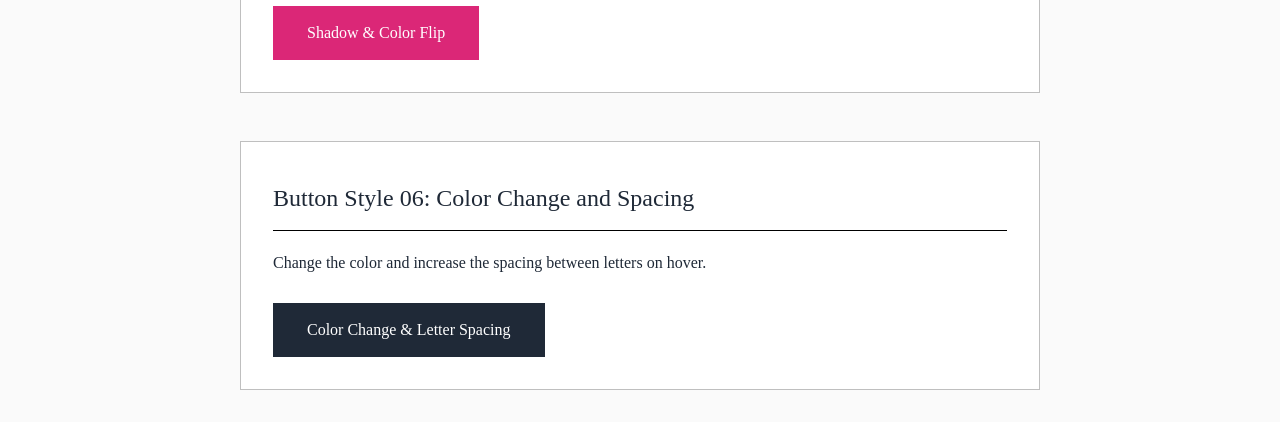
<file: week-05-exercise-01/index.html>
<!DOCTYPE html>
<html lang="en">

<head>
    <meta charset="UTF-8">
    <meta name="viewport" content="width=device-width, initial-scale=1.0">
    <title>Exercises Week 05 Exercise 01: Interactive Buttons</title>
    <link rel="stylesheet" href="./style.css">
</head>

<body>
    <div class="container">
        <h1>Interactive Buttons</h1>
        <p class="subtitle">Hover over each button to see the transition effects</p>

        <section class="button-section">
            <h2>Button Style 01: Color Fade</h2>
            <p>This button smoothly transitions its background and text colors on hover.</p>
            <button class="button-01">Hover Me</button>
        </section>


        <section class="button-section">
            <h2>Button Style 02: Lift and Shadow</h2>
            <p>This button rises up and gains a shadow when you hover over it.</p>
            <button class="button-02">Lift Off</button>
        </section>

        <section class="button-section">
            <h2>Button Style 03: Scale Up</h2>
            <p>Increase the button size on hover.</p>
            <button class="button-03">Scale Up</button>
        </section>

        <section class="button-section">
            <h2>Button Style 04: Round Corners</h2>
            <p>Round the corners on hover.</p>
            <button class="button-04">Round Corner</button>
        </section>

        <section class="button-section">
            <h2>Button Style 05: Shadow Color Flip</h2>
            <p>Add shadow box and flip the colors.</p>
            <button class="button-05">Shadow & Color Flip</button>
        </section>

        <section class="button-section">
            <h2>Button Style 06: Color Change and Spacing</h2>
            <p>Change the color and increase the spacing between letters on hover.</p>
            <button class="button-06">Color Change & Letter Spacing</button>
        </section>
    </div>
</body>

</html>
</file>
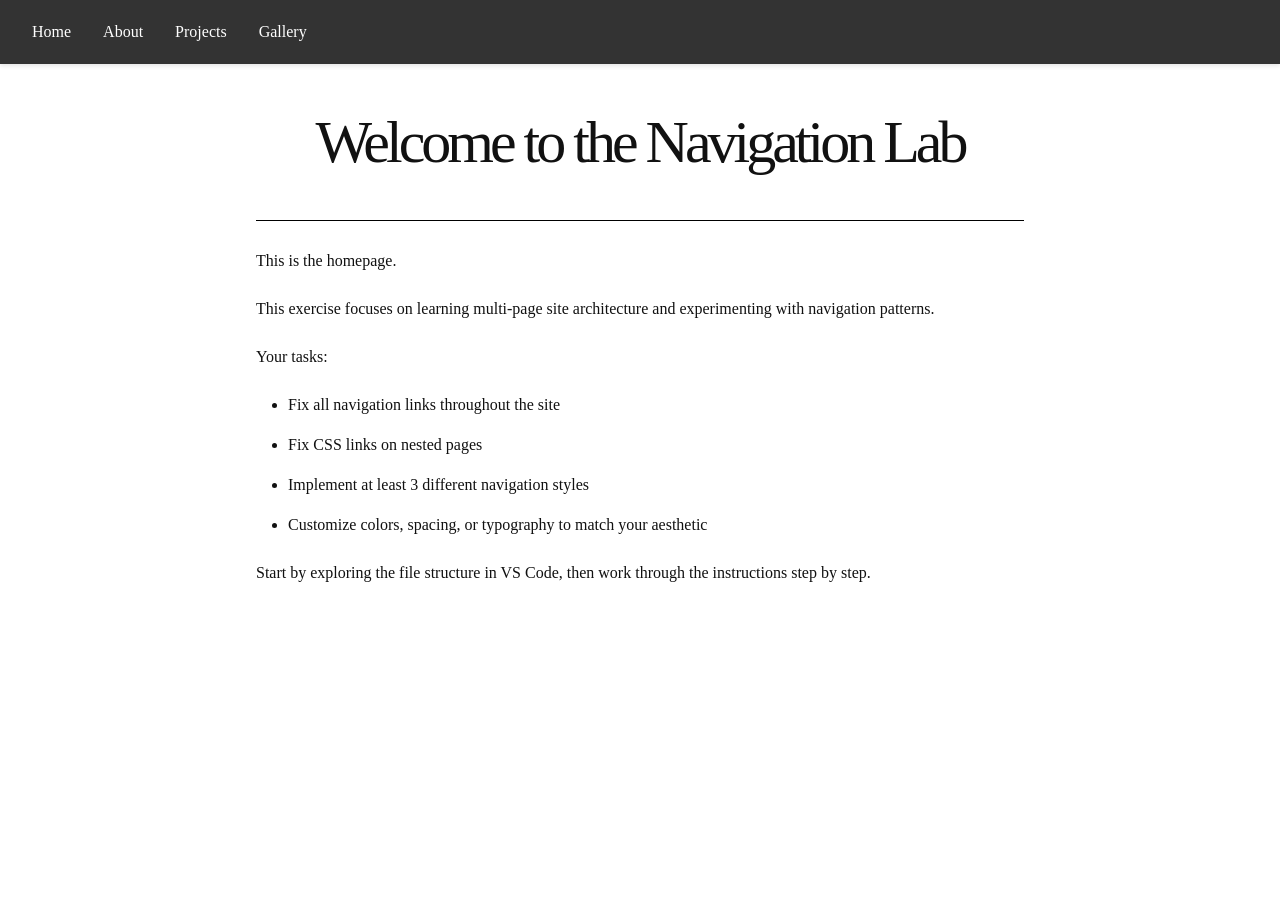
<file: week-06-exercise-01/index.html>
<!DOCTYPE html>
<html lang="en">

<head>
  <meta charset="UTF-8">
  <meta name="viewport" content="width=device-width, initial-scale=1.0">
  <title>Navigation Lab - Home</title>
  <link rel="stylesheet" href="css/style.css">
</head>

<body>

  <nav class="nav-horizontal">
    <ul>
      <li><a href="index.html">Home</a></li>
      <li><a href="about.html">About</a></li>
      <li><a href="projects/index.html">Projects</a></li>
      <li><a href="gallery/index.html">Gallery</a></li>
    </ul>
  </nav>

  <main>
    <h1>Welcome to the Navigation Lab</h1>

    <p>This is the homepage.</p>
    <p>This exercise focuses on learning multi-page site architecture and experimenting with navigation patterns.</p>

    <p>Your tasks:</p>
    <ul>
      <li>Fix all navigation links throughout the site</li>
      <li>Fix CSS links on nested pages</li>
      <li>Implement at least 3 different navigation styles</li>
      <li>Customize colors, spacing, or typography to match your aesthetic</li>
    </ul>

    <p>Start by exploring the file structure in VS Code, then work through the instructions step by step.</p>
  </main>

</body>

</html>
</file>
<file: project-02/css/style.css>
/* Color palette sourced from Google Arts & Culture Art Palette:
   https://artsexperiments.withgoogle.com/artpalette/colors/95928a-73757a-cec7af-bab094-4d5366 */

/* Global Variables */
:root {
    --color-dark: #4d5366;
    --color-mid: #73757a;
    --color-border: #95928a;
    --color-tan: #bab094;
    --color-cream: #cec7af;
    --color-white: #f7f5ef;

    --font-display: "Fraunces", Georgia, serif;
    --font-body: "Inter", Arial, sans-serif;

    --space-xs: 8px;
    --space-sm: 16px;
    --space-md: 24px;
    --space-lg: 40px;
    --space-xl: 64px;
}

/* Section Defaults */

* {
    box-sizing: border-box;
}

body {
    margin: 0;
    font-family: var(--font-body);
    color: var(--color-dark);
    background-color: var(--color-white);
    line-height: 1.6;
}

h1, h2, h3 {
    font-family: var(--font-display);
    color: var(--color-dark);
    line-height: 1.2;
    margin: 0;
}

h2 {
    font-size: 1.9rem;
    font-weight: 600;
    margin-bottom: var(--space-md);
}

h3 {
    font-size: 1.2rem;
    font-weight: 600;
    margin: 0 0 var(--space-xs) 0;
}

p {
    margin: 0 0 var(--space-sm) 0;
    color: var(--color-mid);
    font-size: 1.05rem;
}

a {
    color: var(--color-dark);
    text-decoration: none;
}

/* Header and Navigation */

.style-header {
    display: flex;
    flex-wrap: wrap;
    align-items: center;
    justify-content: space-between;
    padding: var(--space-md) var(--space-xl);
    background-color: var(--color-dark);
    border-bottom: 4px solid var(--color-tan);
}

.style-title {
    color: var(--color-white);
    font-size: 2.0rem;
    font-weight: 700;
}

.style-nav ul {
    display: flex;
    flex-wrap: wrap;
    gap: var(--space-md);
    list-style: none;
    margin: 0;
    padding: 0;
}

.style-nav a {
    color: var(--color-cream);
    font-weight: 500;
    padding: var(--space-xs) 4px;
    border-bottom: 2px solid transparent;
    transition: color 0.25s ease, border-color 0.25s ease;
}

.style-nav a:hover {
    color: var(--color-white);
    border-bottom: 2px solid var(--color-tan);
}

.style-nav a[aria-current="page"] {
    color: var(--color-white);
    border-bottom-color: var(--color-white);
}

/* Main */

main {
    display: flex;
    flex-direction: column;
    gap: var(--space-xl);
    max-width: 1000px;
    margin: 0 auto;
    padding: var(--space-xl) var(--space-lg);
}

section {
    display: flex;
    flex-direction: column;
}

.about p {
    max-width: 700px;
}

/* Hero - Main Page */
.hero {
    display: flex;
    flex-direction: column;
    align-items: flex-start;
    gap: var(--space-sm);
}
.hero h1 {
    font-size: 2.6rem;
}

.hero .subtitle {
    font-size: 1.2rem;
    color: var(--color-mid);
    font-weight: 500;
    margin-bottom: var(--space-sm);
}

.hero-actions {
    display: flex;
    flex-wrap: wrap;
    gap: var(--space-sm);
    margin-top: var(--space-sm);
}

.btn {
    display: inline-block;
    padding: var(--space-sm) var(--space-md);
    border-radius: 6px;
    font-weight: 600;
    border: 2px solid var(--color-dark);
    transition: background-color 0.25s ease, color 0.25s ease, transform 0.25s ease;
}

.btn-primary {
    background-color: var(--color-dark);
    color: var(--color-white);
}

.btn-primary:hover {
    background-color: var(--color-mid);
    transform: translateY(-2px);
}

.btn-secondary {
    background-color: transparent;
    color: var(--color-dark);
}

.btn-secondary:hover {
    background-color: var(--color-cream);
    transform: translateY(-2px);
}

.quick-facts {
    display: flex;
    flex-wrap: wrap;
    gap: var(--space-lg);
    padding: var(--space-lg) 0;
    border-top: 2px solid var(--color-border);
}

.quick-facts div {
    flex: 1 1 100px;
}

.quick-facts h3 {
    color: var(--color-mid);
    font-size: 0.9rem;
    text-transform: uppercase;
    letter-spacing: 0.05em;
}

.quick-facts p {
    font-family: var(--font-display);
    font-size: 1.3rem;
    color: var(--color-dark);
    margin: 0;
}

/* Timeline
   Reference: layout pattern adapted from the W3Schools "How To Create
   a Timeline" tutorial (alternating left/right containers with a
   center ruler, dots, and arrows), reworked here with this site's own
   color palette, fonts, and spacing scale.
   https://www.w3schools.com/howto/howto_css_timeline.asp */

.timeline {
    position: relative;
    max-width: 900px;
    margin: 0 auto;
}

/* The vertical ruler down the center */
.timeline::after {
    content: "";
    position: absolute;
    width: 4px;
    background-color: var(--color-border);
    top: 0;
    bottom: 0;
    left: 50%;
    margin-left: -2px;
}

.timeline-container {
    padding: 0 var(--space-lg) var(--space-lg);
    position: relative;
    width: 50%;
}

/* The dot on the ruler */
.timeline-container::after {
    content: "";
    position: absolute;
    width: 20px;
    height: 20px;
    right: -10px;
    top: 4px;
    background-color: var(--color-white);
    border: 4px solid var(--color-tan);
    border-radius: 50%;
    z-index: 1;
}

.timeline-container.left {
    left: 0;
}

.timeline-container.right {
    left: 50%;
}

.timeline-container.right::after {
    left: -10px;
}

/* Arrow pointing from the content box to the ruler */
.timeline-container.left .timeline-content::before {
    content: " ";
    height: 0;
    position: absolute;
    top: 18px;
    width: 0;
    right: -20px;
    border: 10px solid transparent;
    border-left-color: var(--color-cream);
}

.timeline-container.right .timeline-content::before {
    content: " ";
    height: 0;
    position: absolute;
    top: 18px;
    width: 0;
    left: -20px;
    border: 10px solid transparent;
    border-right-color: var(--color-cream);
}

.timeline-content {
    position: relative;
    padding: var(--space-md);
    background-color: var(--color-cream);
    border: 2px solid var(--color-border);
    border-radius: 6px;
    transition: transform 0.25s ease, box-shadow 0.25s ease;
}

.timeline-content:hover {
    transform: translateY(-4px);
    box-shadow: 0 8px 16px rgba(77, 83, 102, 0.25);
}

.timeline-content time {
    display: block;
    font-size: 0.85rem;
    font-weight: 600;
    color: var(--color-mid);
    text-transform: uppercase;
    letter-spacing: 0.04em;
    margin-bottom: 4px;
}

.timeline-content h3 {
    color: var(--color-dark);
}

.timeline-content p {
    color: var(--color-dark);
    margin-bottom: 0;
}

/* Skills */

.card-grid {
    display: flex;
    flex-wrap: wrap;
    gap: var(--space-md);
}

.skill-card {
    flex: 1 1 200px;
    padding: var(--space-md);
    background-color: var(--color-cream);
    border: 2px solid var(--color-border);
    border-radius: 6px;
    transition: transform 0.25s ease, box-shadow 0.25s ease;
}

.skill-card:hover {
    transform: translateY(-4px);
    box-shadow: 0 8px 16px #4d536640;
}

.skill-card p {
    color: var(--color-dark);
    font-size: 0.95rem;
    margin: 0;
}

.project-card {
    flex: 1 1 260px;
    display: flex;
    flex-direction: column;
    background-color: var(--color-white);
    border: 2px solid var(--color-border);
    border-radius: 6px;
    overflow: hidden;
    transition: transform 0.25s ease, box-shadow 0.25s ease;
}

.project-card:hover {
    transform: translateY(-6px);
    box-shadow: 0 10px 20px #4d53664d;
}

.project-card img {
    width: 100%;
    height: 160px;
    object-fit: cover;
    display: block;
    filter: saturate(0.9);
    transition: filter 0.25s ease;
}

.project-card:hover img {
    filter: saturate(1.1);
}

.project-card h3,
.project-card p {
    padding: 0 var(--space-md);
}

.project-card h3 {
    margin-top: var(--space-sm);
}

.project-card p {
    padding-bottom: var(--space-md);
    font-size: 0.95rem;
}

.project-card .card-link {
    margin: 0 var(--space-md) var(--space-md);
    font-weight: 600;
    color: var(--color-dark);
    border-bottom: 2px solid var(--color-tan);
    align-self: flex-start;
    transition: color 0.25s ease, border-color 0.25s ease;
}

.project-card .card-link:hover {
    color: var(--color-mid);
    border-color: var(--color-mid);
}

/* Contact Card */

.contact-card {
    display: flex;
    flex-direction: column;
    gap: var(--space-sm);
    padding: var(--space-lg);
    background-color: var(--color-cream);
    border: 2px solid var(--color-border);
    border-radius: 6px;
    max-width: 480px;
}

.contact-card address {
    font-style: normal;
    display: flex;
    flex-direction: column;
    gap: var(--space-sm);
}

.contact-card a {
    font-weight: 600;
    border-bottom: 2px solid var(--color-dark);
    transition: color 0.25s ease, border-color 0.25s ease;
}

.contact-card a:hover {
    color: var(--color-mid);
    border-color: var(--color-mid);
}

.contact-label {
    display: block;
    font-size: 0.85rem;
    text-transform: uppercase;
    letter-spacing: 0.05em;
    color: var(--color-mid);
    margin-bottom: 2px;
}

/* Footer */

.site-footer {
    display: flex;
    flex-direction: column;
    align-items: center;
    gap: var(--space-xs);
    padding: var(--space-lg);
    background-color: var(--color-dark);
    text-align: center;
}

.site-footer p {
    color: var(--color-cream);
    margin: 0;
}

.site-footer a {
    color: var(--color-white);
    font-weight: 600;
    border-bottom: 2px solid var(--color-tan);
    transition: color 0.25s ease, border-color 0.25s ease;
}

.site-footer a:hover {
    color: var(--color-tan);
    border-bottom-color: var(--color-white);
}

.footer-note {
    font-size: 0.85rem;
    color: var(--color-border);
}

/* Responsive - Mobile */

@media (max-width: 640px) {
    .style-header {
        flex-direction: column;
        align-items: flex-start;
        padding: var(--space-md);
    }
 
    .style-nav ul {
        gap: var(--space-sm);
    }
 
    main {
        padding: var(--space-lg) var(--space-sm);
        gap: var(--space-lg);
    }
 
    .card-grid {
        flex-direction: column;
    }
 
    h2 {
        font-size: 1.5rem;
    }

    .timeline::after {
        left: 20px;
    }

    .timeline-container,
    .timeline-container.right {
        width: 100%;
        left: 0;
        padding-left: 50px;
        padding-right: var(--space-sm);
    }

    .timeline-content::before {
        display: none;
    }

    .timeline-container::after {
        left: 10px;
        right: auto;
    }
}
</file>
<file: week-03-exercise-04/style.css>
/* 
  Color palette sourced from Google Arts & Culture Art Palette:
   https://artsexperiments.withgoogle.com/artpalette/colors/95928a-73757a-cec7af-bab094-4d5366 
*/

* { box-sizing: border-box; }

body {
    font-family: Georgia, serif;
    background-color: #4d5366;
    margin: 0;
    padding: 16px;
}

.card {
    max-width: 600px;
    margin: 0 auto;
    padding: 40px;
    background-color: #cec7af;
    border: 4px solid #95928a;
}
 
h1 {
    color: #4d5366;
    font-size: 40px;
    margin: 10px;
}
 
p {
    color: #73757a;
    font-size: 15px;
    margin: 15px;
}
</file>
<file: week-04-exercise-06/style.css>
* {
    box-sizing: border-box;
}

html,
body {
    min-height: 100vh;
    margin: 0;
}

body {
    font-family: "Times New Roman", serif;
    line-height: 2;
    display: flex;
    justify-content: center;
    align-items: flex-start;
    padding: 32px 0;
    background-color: #4d5366;
    color: #73757a;
}

main {
    max-width: 800px;
    width: 90%;
    padding: 16px;
    border: 1px solid rgba(0, 0, 0, 0.25);
}

h1 {
    font-weight: normal;
    font-size: 48px;
    line-height: 1em;
    margin-top: 48px;
    margin-bottom: 48px;
    text-align: center;
    color: #73757a;
}

h2 {
    font-size: 24px;
    margin-top: 48px;
    margin-bottom: 16px;
    border-bottom: 1px solid rgba(0, 0, 0, 1);
    padding-bottom: 16px;
    color: #73757a;
}

p {
    margin-bottom: 16px;
    color: #73757a;
}

.screenshot-container {
    margin: 32px 0;
    padding: 16px;
    border: 1px solid rgba(0, 0, 0, 1);
    text-align: center;
}

.screenshot-container img {
    max-width: 100%;
    height: auto;
    display: block;
    margin: 0 auto;
    border: 1px solid rgba(0, 0, 0, 0.25);
}
</file>
<file: week-04-exercise-07/style.css>
* {
    box-sizing: border-box;
}

html,
body {
    min-height: 100vh;
    margin: 0;
}

body {
    font-family: "Times New Roman", serif;
    line-height: 2;
    display: flex;
    justify-content: center;
    align-items: flex-start;
    padding: 32px 0;
    background-color: #bab094;
    border: none;
}

main {
    max-width: 1200px;
    width: 90%;
    padding: 16px;
    border: 1px solid rgba(0, 0, 0, 0.25);
}

h1 {
    font-weight: bold;
    font-size: 36px;
    line-height: 1em;
    margin-top: 48px;
    margin-bottom: 48px;
    text-align: center;
    color: #4d5366;
    font-family: Georgia, serif;
    text-transform: uppercase;
}

main>p {
    margin-bottom: 32px;
    text-align: center;
    max-width: 800px;
    margin-left: auto;
    margin-right: auto;
}

.collection-grid {
    margin: 48px 0;
    display: flex;
    flex-wrap: wrap;
    gap: 24px;
}

.collection-card {
    border: 2px solid #95928a;
    background-color: #cec7af;
    padding: 16px;
    flex: 1 1 300px;
}

.collection-card img {
    width: 100%;
    height: auto;
    display: block;
    border: 0px;
    border-radius: 2px;
    margin-bottom: 16px;
}

.collection-card h2 {
    color: #4d5366;
    font-family: Georgia, serif;
    font-size: 24px;
    font-weight: bold;
    margin-top: 0;
    margin-bottom: 8px;
    line-height: 1.2;
}

.collection-card .details {
    font-size: 14px;
    color: #73757a;
    margin-bottom: 16px;
    font-style: italic;
}

.collection-card .description {
    color: #4d5366;
    font-size: 16px;
    margin-bottom: 0;
    line-height: 1.6;
}

/* Tablet */
@media (width >= 480px) {
    .collection-card {
        flex-basis: 45%;
    }
}

/* Desktop */
@media (width >= 1024px) {
    .collection-card {
        flex-basis: 30%;
    }
}
</file>
<file: week-05-exercise-01/style.css>
* {
    margin: 0;
    padding: 0;
    box-sizing: border-box;
}

body {
    font-family: "Times New Roman", serif;
    line-height: 2;
    background-color: #fafafa;
    color: #1F2937;
    padding: 32px 16px;
}

.container {
    max-width: 800px;
    margin: 0 auto;
    display: flex;
    flex-direction: column;
    gap: 48px;
}

h1 {
    font-size: 48px;
    line-height: 1em;
    font-weight: normal;
    text-align: center;
    margin-bottom: 16px;
}

.subtitle {
    text-align: center;
    font-size: 16px;
    color: #6B7280;
    margin-bottom: 32px;
}

h2 {
    font-size: 24px;
    font-weight: normal;
    border-bottom: 1px solid rgba(0, 0, 0, 1);
    padding-bottom: 8px;
    margin-bottom: 16px;
}

.button-section {
    padding: 32px;
    background-color: #ffffff;
    border: 1px solid rgba(0, 0, 0, 0.25);
}

.button-section p {
    font-size: 16px;
    margin-bottom: 24px;
}

button {
    font-family: "Times New Roman", serif;
    font-size: 16px;
    cursor: pointer;
    border-radius: 0;
}

.button-01 {
    background-color: #0066CC;
    color: #ffffff;
    padding: 16px 32px;
    border: 2px solid #0066CC;
    transition: background-color 0.3s ease, color 0.3s ease, border-color 0.3s ease;
}

.button-01:hover {
    background-color: #ffffff;
    color: #0066CC;
    border-color: #0066CC;
}

.button-02 {
    background-color: #0e6027;
    color: #ffffff;
    padding: 16px 32px;
    border: 2px solid #0e6027;
    transition: transform 0.3s ease, box-shadow 0.3s ease;
}

.button-02:hover {
    transform: translateY(-4px);
    box-shadow: 0 8px 16px rgba(0, 0, 0, 0.2);
}

.button-03 {
    background-color: #7c3aed;
    color: #ffffff;
    padding: 16px 32px;
    border: 2px solid #7c3aed;
    transition: transform 0.2s ease, background-color 0.2s ease;
}

.button-03:hover {
    transform: scale(1.30);
    background-color: #5b21b6;
}

.button-04 {
    background-color: #b45309;
    color: #ffffff;
    padding: 16px 32px;
    border: 2px solid #b45309;
    transition: border-width 0.4s ease-in-out, border-radius 0.4s ease-in-out, padding 0.4s ease-in-out;
}

.button-04:hover {
    border-width: 10px;
    border-radius: 30px;
    padding: 14px 30px;
}

.button-05 {
    background-color: #db2777;
    color: #ffffff;
    padding: 16px 32px;
    border: 2px solid #db2777;
    transition: box-shadow 0.3s linear, color 0.3s linear, background-color 0.3s linear;
}

.button-05:hover {
    background-color: #ffffff;
    color: #db2777;
    box-shadow: 0 0 0 8px #db1b7740;
}

.button-06 {
    background-color: #1f2937;
    color: #ffffff;
    padding: 16px 32px;
    border: 2px solid #1f2937;
    transition: box-shadow 0.3s linear, background-color 0.5s ease, color 0.5s ease, border-color 0.5s ease, letter-spacing 0.5s ease;
}

.button-06:hover {
    background-color: #fbbf24;
    color: #1f2937;
    border-color: #fbbf24;
    letter-spacing: 3px;
    box-shadow: 0 0 0 8px #44830a40;
}
</file>
<file: week-06-exercise-01/css/style.css>
* {
  margin: 0;
  padding: 0;
  box-sizing: border-box;
}

body {
  font-family: "Times New Roman", serif;
  font-size: 16px;
  line-height: 2;
  color: #111111;
  background-color: #ffffff;
  display: flex;
  justify-content: center;
  align-items: flex-start;
  min-height: 100vh;
  padding: 32px 0;
}

main {
  max-width: 800px;
  width: 100%;
  padding: 0 16px;
}

h1 {
  font-size: 3.75rem;
  font-weight: normal;
  line-height: 1em;
  letter-spacing: -0.25rem;
  text-align: center;
  margin-bottom: 24px;
  padding-bottom: 48px;
  border-bottom: 1px solid rgba(0, 0, 0, 1);
}

h2 {
  font-size: 24px;
  font-weight: normal;
  margin-top: 32px;
  margin-bottom: 16px;
  padding-bottom: 8px;
  border-bottom: 1px solid rgba(0, 0, 0, 1);
}

p {
  margin-bottom: 16px;
}

ul {
  margin-left: 32px;
  margin-bottom: 16px;
}

li {
  margin-bottom: 8px;
}

a {
  color: #0066CC;
  text-decoration: underline;
}

a:hover {
  color: #004499;
}

code {
  font-family: monospace;
  background-color: #f5f5f5;
  padding: 2px 6px;
  border: 1px solid rgba(0, 0, 0, 0.25);
}

.nav-simple {
  position: fixed;
  left: 32px;
  top: 32px;
  width: 200px;
}

.nav-simple ul {
  list-style: none;
  margin: 0;
  padding: 0;
}

.nav-simple li {
  margin-bottom: 8px;
}

.nav-simple a {
  display: block;
  padding: 8px 16px;
  color: #0066CC;
  text-decoration: none;
  background-color: #fafafa;
  border: 1px solid rgba(0, 0, 0, 0.25);
  transition: background-color 0.3s ease, color 0.3s ease;
}

.nav-simple a:hover {
  background-color: #0066CC;
  color: #ffffff;
}

.nav-simple+main {
  margin-left: 232px;
}

.nav-horizontal {
  position: fixed;
  top: 0;
  left: 0;
  right: 0;
  background-color: #333333;
  padding: 0 32px;
  box-shadow: 0 2px 4px rgba(0, 0, 0, 0.1);
  z-index: 1000;
}

.nav-horizontal ul {
  list-style: none;
  margin: 0;
  padding: 0;
  display: flex;
  gap: 32px;
}

.nav-horizontal li {
  margin-bottom: 0;
}

.nav-horizontal a {
  display: block;
  padding: 16px 0;
  color: #ffffff;
  text-decoration: none;
  transition: color 0.3s ease;
}

.nav-horizontal a:hover {
  color: #0066CC;
}

.nav-horizontal+main {
  margin-top: 80px;
}

.nav-custom {
  position: fixed;
  bottom: 0;
  left: 0;
  right: 0;
  background-color: #cec7af;
  border-top: 1px solid #bab094;
  padding: 0 32px;
  z-index: 1000;
}

.nav-custom ul {
  list-style: none;
  margin: 0;
  padding: 0;
  display: flex;
  justify-content: center;
  gap: 32px;
}

.nav-custom li {
  margin-bottom: 0;
}

.nav-custom a {
  display: inline-block;
  padding: 16px 2px;
  color: #73757a;
  text-decoration: none;
  font-weight: bold;
  letter-spacing: 0.05em;
  text-transform: uppercase;
  font-size: 16px;
  border-bottom: 2px solid transparent;
  transition: border-color 0.3s ease, color 0.3s ease;
}

.nav-custom a:hover {
  color: #4d5366;
  border-top: 2px solid #4d5366;
}

.nav-custom + main {
  margin-bottom: 80px;
}

@media (width >=480px) {}

@media (width >=1024px) {}
</file>
